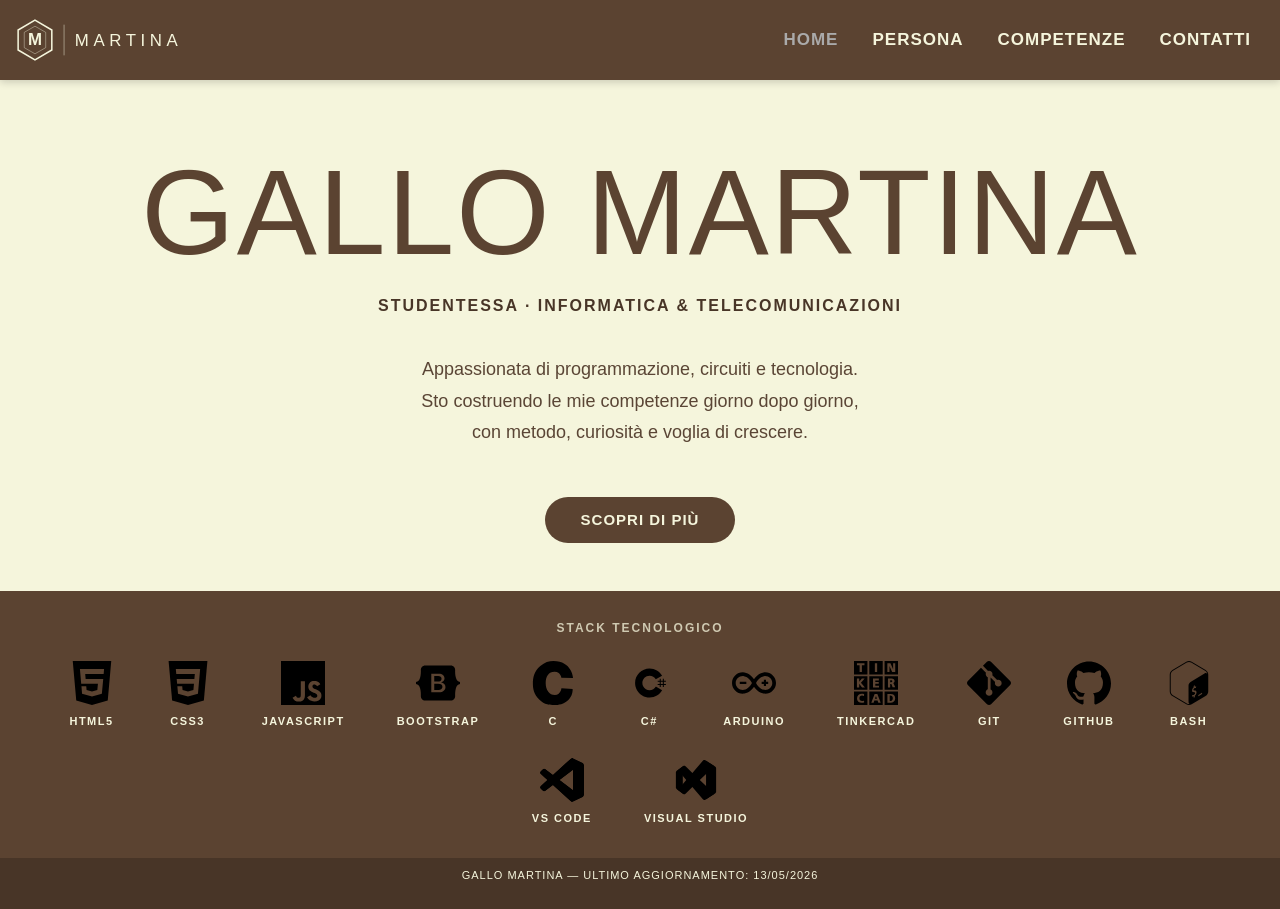
<file: index.html>
<!DOCTYPE html>
<html lang="it">
<head>
<meta charset="UTF-8">
<meta name="viewport" content="width=device-width, initial-scale=1.0">
<title>Gallo Martina</title>
<meta name="description" content="Portfolio di Gallo Martina, studentessa Informatica e Telecomunicazioni al Vallauri">
<link rel="stylesheet" href="https://cdn.jsdelivr.net/npm/bootstrap@5.3.0/dist/css/bootstrap.min.css">
    <link rel="stylesheet" href="index.css">
</head>
<body>
<nav class="navbar navbar-expand-lg">
  <div class="container-fluid">
        <a class="navbar-brand" href="index.html"><img src="immagini/logo-martina-beige.svg" alt="Martina"></a>
    <button class="navbar-toggler" type="button" data-bs-toggle="collapse" data-bs-target="#main-navigation" aria-label="Apri menu">
      <img src="immagini/nohamburger.svg" alt="">
    </button>
        <div class="collapse navbar-collapse" id="main-navigation">
            <ul class="navbar-nav ms-auto">
              <li class="nav-item"><a class="nav-link active" href="index.html">Home</a></li>
                <li class="nav-item"><a class="nav-link" href="biografia.html">Persona</a></li>
              <li class="nav-item"><a class="nav-link" href="competenze.html">Competenze</a></li>
                <li class="nav-item"><a class="nav-link" href="contatti.html">Contatti</a></li>
            </ul>
        </div>
  </div>
</nav>

    <div id="hero">
        <h1 id="hero-nome">GALLO MARTINA</h1>
      <p id="hero-tagline">Studentessa · Informatica & Telecomunicazioni</p>
        <p id="hero-desc">Appassionata di programmazione, circuiti e tecnologia.<br>
        Sto costruendo le mie competenze giorno dopo giorno,<br>
            con metodo, curiosità e voglia di crescere.</p>
        <a href="biografia.html" class="btn-hero">Scopri di più</a>
    </div>

<section id="tech-bar">
    <p id="tech-label">Stack tecnologico</p>
  <div class="tech-track">
        <div class="tech-item"><img src="immagini/html5.svg" alt="HTML5"><span>HTML5</span></div>
      <div class="tech-item"><img src="immagini/CSS3.svg" alt="CSS3"><span>CSS3</span></div>
        <div class="tech-item"><img src="immagini/javascript.svg" alt="JavaScript"><span>JavaScript</span></div>
        <div class="tech-item"><img src="immagini/bootstrap.svg" alt="Bootstrap"><span>Bootstrap</span></div>
      <div class="tech-item"><img src="immagini/c.svg" alt="C"><span>C</span></div>
        <div class="tech-item"><img src="immagini/c_.svg" alt="C#" onerror="this.src='immagini/c-sharp.svg'"><span>C#</span></div>
      <div class="tech-item"><img src="immagini/arduino.svg" alt="Arduino"><span>Arduino</span></div>
        <div class="tech-item"><img src="immagini/tinkercad.svg" alt="Tinkercad"><span>Tinkercad</span></div>
      <div class="tech-item"><img src="immagini/git.svg" alt="Git"><span>Git</span></div>
        <div class="tech-item"><img src="immagini/github.svg" alt="GitHub"><span>GitHub</span></div>
        <div class="tech-item"><img src="immagini/gnubash.svg" alt="Bash"><span>Bash</span></div>
      <div class="tech-item"><img src="immagini/vscode.svg" alt="VS Code"><span>VS Code</span></div>
        <div class="tech-item"><img src="immagini/vs2022.svg" alt="Visual Studio"><span>Visual Studio</span></div>
  </div>
</section>

<button id="scroll-top" aria-label="Torna in cima"><img src="immagini/freccia-su.svg" alt=""></button>

<footer id="footer">
  <p>Gallo Martina — Ultimo aggiornamento: 13/05/2026</p>
</footer>

<script src="https://cdn.jsdelivr.net/npm/bootstrap@5.3.0/dist/js/bootstrap.bundle.min.js"></script>
<script>
const btn = document.getElementById('scroll-top');
window.addEventListener('scroll', () => btn.classList.toggle('visible', window.scrollY > 100));
btn.addEventListener('click', () => window.scrollTo({ top: 0, behavior: 'smooth' }));
</script>
</body>
</html>
</file>
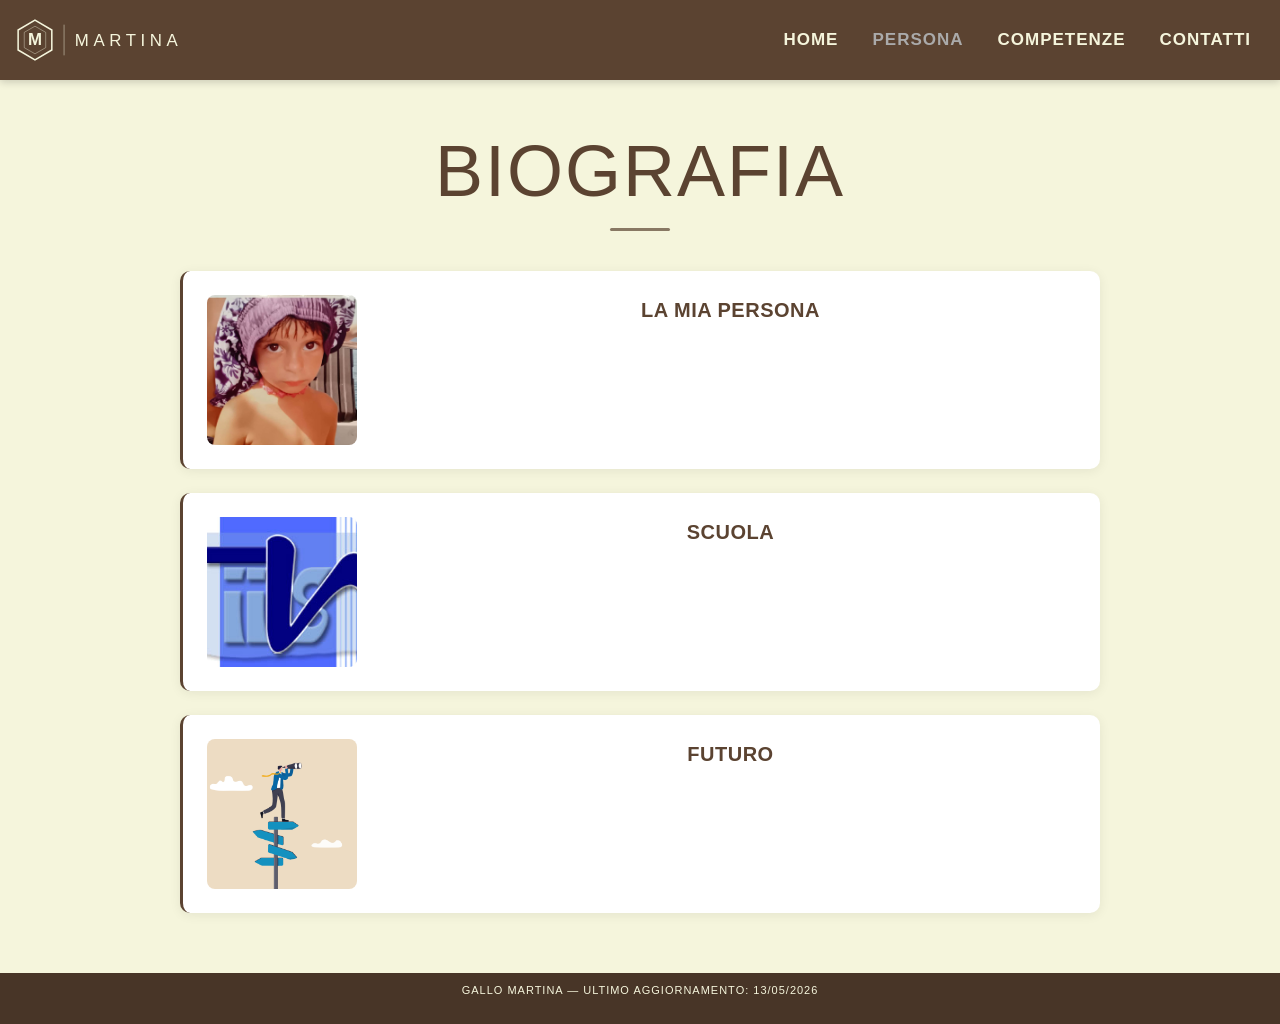
<file: biografia.html>
<!DOCTYPE html>
<html lang="it">
<head>
<meta charset="UTF-8">
    <meta name="viewport" content="width=device-width, initial-scale=1.0">
<title>Gallo Martina – Persona</title>
<link rel="stylesheet" href="https://cdn.jsdelivr.net/npm/bootstrap@5.3.0/dist/css/bootstrap.min.css">
    <link rel="stylesheet" href="index.css">
</head>
<body>
<nav class="navbar navbar-expand-lg">
  <div class="container-fluid">
      <a class="navbar-brand" href="index.html"><img src="immagini/logo-martina-beige.svg" alt="Martina"></a>
        <button class="navbar-toggler" type="button" data-bs-toggle="collapse" data-bs-target="#main-navigation" aria-label="Apri menu">
          <img src="immagini/nohamburger.svg" alt="">
        </button>
    <div class="collapse navbar-collapse" id="main-navigation">
          <ul class="navbar-nav ms-auto">
            <li class="nav-item"><a class="nav-link" href="index.html">Home</a></li>
              <li class="nav-item"><a class="nav-link active" href="biografia.html">Persona</a></li>
            <li class="nav-item"><a class="nav-link" href="competenze.html">Competenze</a></li>
              <li class="nav-item"><a class="nav-link" href="contatti.html">Contatti</a></li>
          </ul>
    </div>
  </div>
</nav>

<section id="biografia">
    <h2 class="page-title">BIOGRAFIA</h2>
        <hr class="divisore">

  <ul id="menu-biografia">

      <li id="me">
        <a href="#me" class="img-link"><img src="immagini/piccolame.jpg" alt="Martina Gallo"></a>
            <div class="info">
              <a href="#me" class="sottotitolo">La mia persona</a>
          <div class="contenuto">
            <p>Mi chiamo Martina Gallo e ritengo di essere una persona affidabile, responsabile e
                predisposta al lavoro di gruppo. Sono aperta alla comunicazione e all'organizzazione e mi
              impegno a riconoscere le diverse situazioni, adattando di conseguenza il mio comportamento e
                il mio lessico, per collaborare efficacemente e creare un ambiente armonioso e produttivo.
            Nonostante la mia giovane età, sono animata da una forte voglia di fare, apprendere,
              crescere e migliorarmi costantemente. Ho maturato esperienze lavorative, come la raccolta
                della frutta, che mi hanno insegnato il valore della disciplina, della costanza e del
              denaro, rafforzando in me il senso di responsabilità e di impegno.</p>
                <p>Nel tempo libero coltivo la passione per gli anime, tra i miei titoli preferiti ci sono
              <a href="https://it.wikipedia.org/wiki/Attack_on_Titan" target="_blank" rel="noopener" class="link-anime">Attack on Titan</a>,
                <a href="https://it.wikipedia.org/wiki/Violet_Evergarden" target="_blank" rel="noopener" class="link-anime">Violet Evergarden</a> e
              <a href="https://it.wikipedia.org/wiki/Hunter_x_Hunter" target="_blank" rel="noopener" class="link-anime">Hunter x Hunter</a>.
            Negli ultimi tempi ho riscoperto il piacere della lettura, in particolare di testi di
              psicologia e filosofia, che mi permettono di esplorare la mente, suscitando emozioni
                profonde e stimolando riflessioni complesse, contribuendo alla mia crescita personale e
              alla mia visione del mondo.</p>
          </div>
            </div>
      </li>

        <li id="scuola">
          <a href="#scuola" class="img-link"><img src="immagini/vallauri.jpg" alt="Istituto Vallauri"></a>
            <div class="info">
              <a href="#scuola" class="sottotitolo">Scuola</a>
          <div class="contenuto">
              <p>Frequento il terzo anno dell'
                <a href="http://www.vallauri.edu/public/ita/pagina.asp" target="_blank" rel="noopener" id="link-vallauri">Istituto di Istruzione Superiore Giancarlo Vallauri</a>,
              settore Informatica e Telecomunicazioni, acquisendo competenze tecniche e metodologiche
                fondamentali. Tra le mie passioni rientra l'informatica, ambito nel quale amo comprendere
              e sperimentare, poiché mi permette di approfondire le mie conoscenze, scoprire nuove
                possibilità e, in qualche modo, conoscere meglio me stessa. È un'attività che mi coinvolge
              profondamente, richiede concentrazione e precisione e mi consente di distogliere la mente
                dalle distrazioni del mondo esterno.</p>
          </div>
            </div>
        </li>

      <li id="futuro">
          <a href="#futuro" class="img-link"><img src="immagini/fururo.png" alt="Futuro"></a>
        <div class="info">
            <a href="#futuro" class="sottotitolo">Futuro</a>
          <div class="contenuto">
              <p>Guardo al futuro con determinazione e curiosità. Il mio obiettivo è continuare a formarmi,
            ampliare i miei orizzonti e trasformare la passione per l'informatica in una professione
              concreta e appagante. Desidero mettermi alla prova, affrontare nuove sfide e contribuire a
            progetti innovativi, migliorando costantemente le mie competenze tecniche e personali.
              Credo che l'impegno, la volontà di apprendere e la capacità di adattarsi siano elementi
            fondamentali per costruire il mio percorso professionale e raggiungere il lavoro dei miei
              sogni.</p>
          </div>
        </div>
      </li>

  </ul>
</section>

<button id="scroll-top" aria-label="Torna in cima"><img src="immagini/freccia-su.svg" alt=""></button>

<footer id="footer">
    <p>Gallo Martina — Ultimo aggiornamento: 13/05/2026</p>
</footer>

<script src="https://cdn.jsdelivr.net/npm/bootstrap@5.3.0/dist/js/bootstrap.bundle.min.js"></script>
<script>
const btn = document.getElementById('scroll-top');
window.addEventListener('scroll', () => btn.classList.toggle('visible', window.scrollY > 100));
btn.addEventListener('click', () => window.scrollTo({ top: 0, behavior: 'smooth' }));
</script>
</body>
</html>
</file>
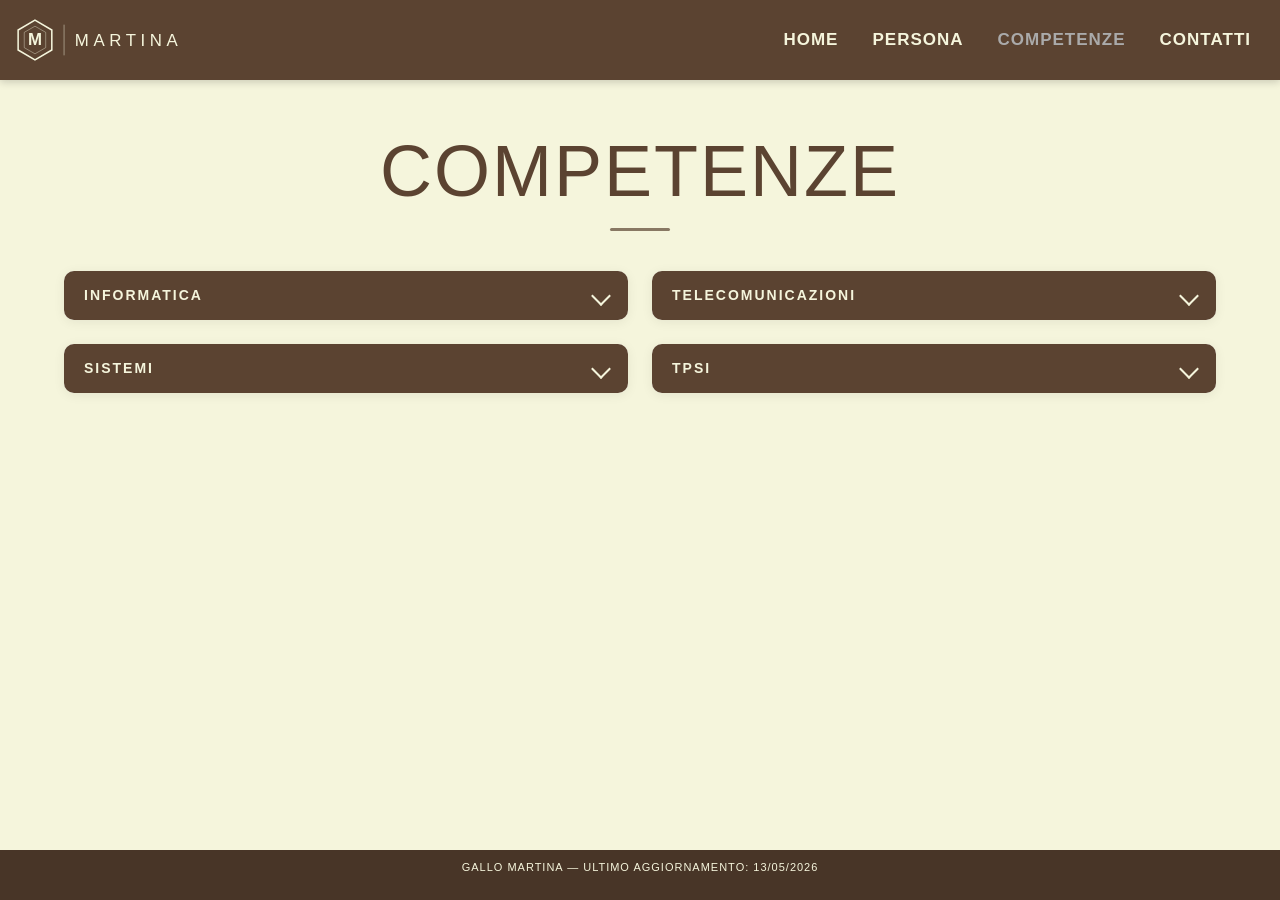
<file: competenze.html>
<!DOCTYPE html>
<html lang="it">
<head>
<meta charset="UTF-8">
    <meta name="viewport" content="width=device-width, initial-scale=1.0">
<title>Gallo Martina – Competenze</title>
    <link rel="stylesheet" href="https://cdn.jsdelivr.net/npm/bootstrap@5.3.0/dist/css/bootstrap.min.css">
<link rel="stylesheet" href="index.css">
</head>
<body>
<nav class="navbar navbar-expand-lg">
  <div class="container-fluid">
      <a class="navbar-brand" href="index.html"><img src="immagini/logo-martina-beige.svg" alt="Martina"></a>
    <button class="navbar-toggler" type="button" data-bs-toggle="collapse" data-bs-target="#main-navigation" aria-label="Apri menu">
        <img src="immagini/nohamburger.svg" alt="">
    </button>
      <div class="collapse navbar-collapse" id="main-navigation">
          <ul class="navbar-nav ms-auto">
            <li class="nav-item"><a class="nav-link" href="index.html">Home</a></li>
              <li class="nav-item"><a class="nav-link" href="biografia.html">Persona</a></li>
            <li class="nav-item"><a class="nav-link active" href="competenze.html">Competenze</a></li>
              <li class="nav-item"><a class="nav-link" href="contatti.html">Contatti</a></li>
          </ul>
      </div>
  </div>
</nav>

<section id="competenze">
    <h2 class="page-title">COMPETENZE</h2>
      <hr class="divisore">

  <div class="competenze-grid">

      <div class="materia-card">
        <div class="materia-header">
            <h3>Informatica</h3>
          <div class="materia-arrow"></div>
        </div>
            <div class="materia-body">
              <div class="macro-item">
                  <div class="macro-header">
                    <span>Basi del C#</span>
                      <div class="macro-arrow"></div>
                  </div>
                <div class="macro-body"><ul>
                    <li>Algoritmi e strutture di controllo, variabili e operatori</li>
                      <li>Funzioni, scope delle variabili e passaggio dei parametri</li>
                    <li>Classi base .NET: Math, Convert, Random, String</li>
                </ul></div>
              </div>
                <div class="macro-item">
                  <div class="macro-header">
                      <span>Strutture dati</span>
                    <div class="macro-arrow"></div>
                  </div>
                    <div class="macro-body"><ul>
                      <li>Vettori, matrici, stringhe, record e array di record</li>
                        <li>Algoritmi di ricerca, ordinamento e fusione</li>
                    </ul></div>
                </div>
              <div class="macro-item">
                  <div class="macro-header">
                    <span>Programmazione visuale</span>
                      <div class="macro-arrow"></div>
                  </div>
                <div class="macro-body"><ul>
                    <li>Windows Forms: controlli, eventi, mouse, tastiera e form modali</li>
                      <li>Creazione dinamica dei controlli, Shapes e applicazioni multi-form</li>
                    <li>Progetti: MasterMind, Memory, Forza4, Campo Minato</li>
                </ul></div>
              </div>
                <div class="macro-item">
                  <div class="macro-header">
                      <span>Strumenti e file</span>
                    <div class="macro-arrow"></div>
                  </div>
                    <div class="macro-body"><ul>
                      <li>Ciclo di vita, debugging, documentazione e traduttori</li>
                        <li>File di testo (StreamReader/StreamWriter) e collection: classe List</li>
                    </ul></div>
                </div>
            </div>
      </div>

        <div class="materia-card">
          <div class="materia-header">
              <h3>Telecomunicazioni</h3>
            <div class="materia-arrow"></div>
          </div>
              <div class="materia-body">
                <div class="macro-item">
                    <div class="macro-header">
                      <span>Circuiti combinatori e sequenziali</span>
                        <div class="macro-arrow"></div>
                    </div>
                  <div class="macro-body"><ul>
                      <li>Sistemi numerici: binario, esadecimale, complemento a 2</li>
                        <li>Porte logiche, algebra booleana, teoremi di De Morgan</li>
                      <li>Minimizzazione con mappe di Karnaugh</li>
                        <li>Decoder, Encoder</li>
                      <li>Flip-flop D/T/JK, registri e contatori</li>
                        <li>Progetto e realizzazione su LabVIEW di un convertitore da esadecimale a 7 segmenti</li>
                  </ul></div>
                </div>
                  <div class="macro-item">
                    <div class="macro-header">
                        <span>Trasmissione dati e Arduino</span>
                      <div class="macro-arrow"></div>
                    </div>
                      <div class="macro-body"><ul>
                        <li>Trasmissione parallela/seriale e sincrona/asincrona</li>
                          <li>Uso bit di parità e automi</li>
                        <li>Maschere bit a bit per l'estrazione dei bit</li>
                          <li>Implementazione su Arduino con millis() e multitasking cooperativo</li>
                        <li>Visualizzazione su oscilloscopio della trama</li>
                      </ul></div>
                  </div>
              </div>
        </div>

      <div class="materia-card">
        <div class="materia-header">
            <h3>Sistemi</h3>
          <div class="materia-arrow"></div>
        </div>
            <div class="materia-body">
              <div class="macro-item">
                  <div class="macro-header">
                    <span>Architettura dei calcolatori</span>
                      <div class="macro-arrow"></div>
                  </div>
                <div class="macro-body"><ul>
                    <li>Modello Von Neumann: CPU, ALU, registri, clock, pipeline e architetture CISC/RISC</li>
                      <li>Memoria: RAM/DDR, cache L1-L3, indirizzamento fisico/relativo e bus Data/Address/Control</li>
                    <li>Motherboard: bus ISA/PCI/PCIe/USB, schede video/audio e porte seriale/Ethernet/HDMI</li>
                </ul></div>
              </div>
                <div class="macro-item">
                  <div class="macro-header">
                      <span>Memorie di massa e file system</span>
                    <div class="macro-arrow"></div>
                  </div>
                    <div class="macro-body"><ul>
                      <li>Disco magnetico: tracce, settori, CHS/LBA, algoritmi di scheduling e RAID</li>
                        <li>SSD, interfacce SATA/NVMe e partizionamento MBR/GPT</li>
                      <li>File system: FAT32, NTFS, EXT4 e I/O polling/interrupt/DMA</li>
                    </ul></div>
                </div>
              <div class="macro-item">
                  <div class="macro-header">
                    <span>Linguaggio ANSI C</span>
                      <div class="macro-arrow"></div>
                  </div>
                <div class="macro-body"><ul>
                    <li>Funzioni, vettori, stringhe e struct</li>
                      <li>Lettura e scrittura su file di testo</li>
                    <li>Aritmetica dei puntatori</li>
                </ul></div>
              </div>
            </div>
      </div>

        <div class="materia-card">
          <div class="materia-header">
              <h3>TPSI</h3>
            <div class="materia-arrow"></div>
          </div>
              <div class="materia-body">
                <div class="macro-item">
                    <div class="macro-header">
                      <span>HTML5 e CSS3</span>
                        <div class="macro-arrow"></div>
                    </div>
                  <div class="macro-body"><ul>
                      <li>Struttura semantica: header, section, nav, footer, article</li>
                        <li>Form, media, iframe, meta tag e accessibilità</li>
                      <li>Selettori, pseudoclassi, Flexbox, Grid e media query</li>
                        <li>Animazioni, transizioni, trasformazioni 2D/3D</li>
                      <li>CSS Custom Properties e responsive design</li>
                  </ul></div>
                </div>
                  <div class="macro-item">
                    <div class="macro-header">
                        <span>JavaScript</span>
                      <div class="macro-arrow"></div>
                    </div>
                      <div class="macro-body"><ul>
                        <li>Manipolazione del DOM: querySelector, innerHTML, classList</li>
                          <li>Gestione eventi: tastiera, mouse, onload</li>
                        <li>Array, stringhe, data-attributes, setInterval/setTimeout</li>
                          <li>Creazione dinamica di elementi</li>
                        <li>Progetti: Memory, Forza 4, MasterMind, Gioco del 15</li>
                      </ul></div>
                  </div>
                <div class="macro-item">
                    <div class="macro-header">
                      <span>Bootstrap 5</span>
                        <div class="macro-arrow"></div>
                    </div>
                  <div class="macro-body"><ul>
                      <li>Grid system, breakpoint responsive (xs → xxl)</li>
                        <li>Componenti: navbar, card, modal, carousel, accordion</li>
                      <li>Form, bottoni, tabelle, alert e sistema colori</li>
                        <li>Project work: sito di autopresentazione responsivo</li>
                  </ul></div>
                </div>
              </div>
        </div>

  </div>
</section>

<button id="scroll-top" aria-label="Torna in cima"><img src="immagini/freccia-su.svg" alt=""></button>

<footer id="footer">
    <p>Gallo Martina — Ultimo aggiornamento: 13/05/2026</p>
</footer>

<script src="https://cdn.jsdelivr.net/npm/bootstrap@5.3.0/dist/js/bootstrap.bundle.min.js"></script>
<script>
document.querySelectorAll('.materia-header, .macro-header').forEach(h =>
    h.addEventListener('click', () => h.parentElement.classList.toggle('open'))
);
const btn = document.getElementById('scroll-top');
window.addEventListener('scroll', () => btn.classList.toggle('visible', window.scrollY > 100));
btn.addEventListener('click', () => window.scrollTo({ top: 0, behavior: 'smooth' }));
</script>
</body>
</html>
</file>
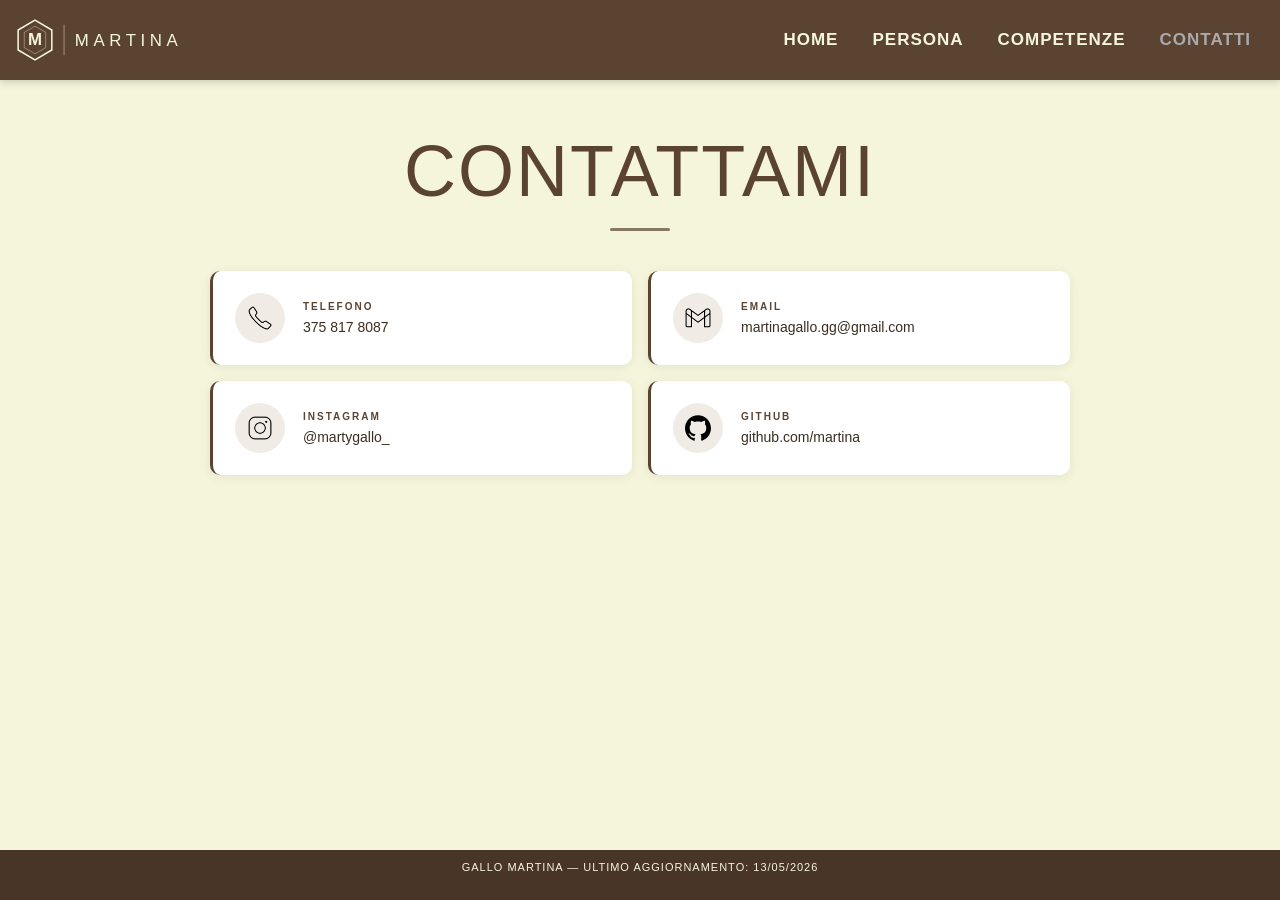
<file: contatti.html>
<!DOCTYPE html>
<html lang="it">
<head>
    <meta charset="UTF-8">
<meta name="viewport" content="width=device-width, initial-scale=1.0">
    <title>Gallo Martina – Contatti</title>
<link rel="stylesheet" href="https://cdn.jsdelivr.net/npm/bootstrap@5.3.0/dist/css/bootstrap.min.css">
    <link rel="stylesheet" href="index.css">
</head>
<body>
<nav class="navbar navbar-expand-lg">
    <div class="container-fluid">
      <a class="navbar-brand" href="index.html"><img src="immagini/logo-martina-beige.svg" alt="Martina"></a>
        <button class="navbar-toggler" type="button" data-bs-toggle="collapse" data-bs-target="#main-navigation" aria-label="Apri menu">
          <img src="immagini/nohamburger.svg" alt="">
        </button>
      <div class="collapse navbar-collapse" id="main-navigation">
            <ul class="navbar-nav ms-auto">
              <li class="nav-item"><a class="nav-link" href="index.html">Home</a></li>
                <li class="nav-item"><a class="nav-link" href="biografia.html">Persona</a></li>
              <li class="nav-item"><a class="nav-link" href="competenze.html">Competenze</a></li>
                <li class="nav-item"><a class="nav-link active" href="contatti.html">Contatti</a></li>
            </ul>
      </div>
    </div>
</nav>

<section id="contatti-section">
      <h2 class="page-title">CONTATTAMI</h2>
    <hr class="divisore">

    <div class="contatti-wrapper">
        <div class="contatti-grid">

          <a class="contatto-card" href="tel:3758178087">
              <div class="contatto-icon"><img src="immagini/telefono_icona.png" alt="Telefono"></div>
            <div class="contatto-info">
                <div class="label">Telefono</div>
              <div class="value">375 817 8087</div>
            </div>
          </a>

            <a class="contatto-card" href="mailto:martinagallo.gg@gmail.com">
              <div class="contatto-icon"><img src="immagini/mail_icona.png" alt="Email"></div>
                <div class="contatto-info">
                  <div class="label">Email</div>
                    <div class="value">martinagallo.gg@gmail.com</div>
                </div>
            </a>

          <a class="contatto-card" href="https://www.instagram.com/martygallo_/" target="_blank" rel="noopener">
              <div class="contatto-icon"><img src="immagini/instagram_icona.png" alt="Instagram"></div>
            <div class="contatto-info">
                <div class="label">Instagram</div>
              <div class="value">@martygallo_</div>
            </div>
          </a>

            <a class="contatto-card" href="https://github.com/" target="_blank" rel="noopener">
              <div class="contatto-icon"><img src="immagini/github.svg" alt="GitHub"></div>
                <div class="contatto-info">
                  <div class="label">GitHub</div>
                    <div class="value">github.com/martina</div>
                </div>
            </a>

        </div>
    </div>
</section>

<button id="scroll-top" aria-label="Torna in cima"><img src="immagini/freccia-su.svg" alt=""></button>

<footer id="footer">
    <p>Gallo Martina — Ultimo aggiornamento: 13/05/2026</p>
</footer>

<script src="https://cdn.jsdelivr.net/npm/bootstrap@5.3.0/dist/js/bootstrap.bundle.min.js"></script>
<script>
const btn = document.getElementById('scroll-top');
window.addEventListener('scroll', () => btn.classList.toggle('visible', window.scrollY > 100));
btn.addEventListener('click', () => window.scrollTo({ top: 0, behavior: 'smooth' }));
</script>
</body>
</html>
</file>
<file: index.css>
* {
    margin: 0;
    padding: 0;
    box-sizing: border-box;
}

html, body {
    font-family: "Trebuchet MS", Helvetica, sans-serif;
    font-size: 16px;
    background: #F5F5DC;
    overflow-x: hidden;
}

body {
    padding-top: 80px;
    min-height: 100vh;
    display: flex;
    flex-direction: column;
}

ul { list-style: none; padding-left: 0; }

a { text-decoration: none; }


.navbar {
    background: #5B4331;
    position: fixed;
    top: 0; left: 0; right: 0;
    z-index: 1050;
    box-shadow: 0 2px 8px rgba(0,0,0,0.18);
    padding: 12px 0;
}

.navbar-brand img { max-height: 46px; }

.navbar-toggler {
    background: none !important;
    border: none !important;
    box-shadow: none !important;
}
.navbar-toggler-icon { display: none !important; }
.navbar-toggler img { width: 30px; height: 30px; }

.nav-link {
    color: #F5F5DC !important;
    font-size: 17px;
    font-weight: 600;
    letter-spacing: 1px;
    text-transform: uppercase;
    padding: 8px 17px !important;
    transition: color 0.2s;
}
.nav-link:hover, .nav-link.active { color: #aaa !important; }

@media (max-width: 991px) {
    .navbar-collapse.show,
    .navbar-collapse.collapsing {
        border-top: 1px solid rgba(245,245,220,0.3);
        margin-top: 8px;
    }
    .nav-link { border-bottom: 1px solid rgba(245,245,220,0.15); }
    .navbar-nav .nav-item:last-child .nav-link { border-bottom: none; }
    .nav-link:hover, .nav-link.active {
        background-color: rgba(245,245,220,0.12) !important;
        color: #F5F5DC !important;
    }
}


.page-title {
    text-align: center;
    font-family: Impact, "Arial Narrow Bold", sans-serif;
    font-size: clamp(36px, 7vw, 72px);
    color: #5B4331;
    margin-top: 48px;
    font-weight: 400;
    letter-spacing: 2px;
}

.divisore {
    border: none;
    height: 3px;
    background: #5B4331;
    border-radius: 2px;
    margin: 14px auto 40px;
    width: 60px;
    opacity: 0.7;
}


#scroll-top {
    position: fixed;
    bottom: 24px; right: 24px;
    width: 44px; height: 44px;
    background: #5B4331;
    border: none;
    border-radius: 50%;
    display: flex;
    align-items: center;
    justify-content: center;
    cursor: pointer;
    box-shadow: 0 4px 14px rgba(0,0,0,0.22);
    z-index: 1060;
    opacity: 0;
    transform: translateY(16px);
    pointer-events: none;
    transition: opacity 0.3s, transform 0.3s, background-color 0.2s;
}
#scroll-top.visible { opacity: 1; transform: translateY(0); pointer-events: auto; }
#scroll-top:hover { background: #483527 ; }
#scroll-top img { width: 20px; height: 20px; }


#footer {
    text-align: center;
    background: #483527 ;
    color: #F5F5DC;
    font-size: 11px;
    letter-spacing: 1px;
    text-transform: uppercase;
    padding: 9px 20px;
    margin-top: auto;
}

#hero {
    display: flex;
    flex-direction: column;
    align-items: center;
    justify-content: center;
    padding: 72px 24px 48px;
    text-align: center;
}

#hero-nome {
    font-family: Impact, "Arial Narrow Bold", sans-serif;
    font-size: clamp(48px, 11vw, 120px);
    color: #5B4331;
    font-weight: 400;
    line-height: 1;
    letter-spacing: 2px;
}

#hero-tagline {
    font-size: clamp(13px, 1.6vw, 16px);
    color: #483527 ;
    margin-top: 14px;
    font-weight: 600;
    letter-spacing: 2px;
    text-transform: uppercase;
}

#hero-desc {
    max-width: 560px;
    font-size: clamp(15px, 1.6vw, 18px);
    color: #5a4535;
    margin-top: 20px;
    line-height: 1.75;
}

.btn-hero {
    background: #5B4331;
    color: #F5F5DC;
    border-radius: 50px;
    font-size: 15px;
    font-weight: 700;
    letter-spacing: 1px;
    text-transform: uppercase;
    padding: 12px 36px;
    display: inline-block;
    margin-top: 32px;
    transition: background 0.25s, transform 0.2s;
}
.btn-hero:hover {
    background: #483527 ;
    color: #F5F5DC;
    transform: translateY(-2px);
}


#tech-bar {
    background: #5B4331;
    padding: 28px 40px 32px;
}

#tech-label {
    text-align: center;
    font-size: 12px;
    font-weight: 700;
    letter-spacing: 2px;
    text-transform: uppercase;
    color: rgba(245,245,220,0.75);
    margin-bottom: 24px;
}

.tech-track {
    display: flex;
    flex-wrap: wrap;
    justify-content: center;
    gap: 28px 52px;
}

@media (max-width: 991px) {
    .tech-track { gap: 20px 32px; }
}

@media (max-width: 600px) {
    .tech-track { gap: 16px 20px; }
    .tech-item img { width: 36px; height: 36px; }
    .tech-item span { font-size: 10px; }
    #tech-bar { padding: 20px 20px 24px; }
}

.tech-item {
    display: flex;
    flex-direction: column;
    align-items: center;
    gap: 8px;
}
.tech-item img { width: 44px; height: 44px; object-fit: contain; }
.tech-item span {
    font-size: 11px;
    font-weight: 700;
    letter-spacing: 1.5px;
    text-transform: uppercase;
    color: #F5F5DC;
}

#menu-biografia {
    display: flex;
    flex-direction: column;
    gap: 24px;
    margin: 0 auto 60px;
    width: 78%;
    max-width: 920px;
}

#menu-biografia li {
    display: flex;
    align-items: flex-start;
    gap: 28px;
    background: #fff;
    border-radius: 10px;
    padding: 24px;
    box-shadow: 0 2px 12px rgba(0,0,0,0.07);
    border-left: 3px solid #5B4331;
}

#menu-biografia .img-link {
    flex-shrink: 0;
    transition: transform 0.3s;
}
#menu-biografia img {
    width: 150px; height: 150px;
    object-fit: cover;
    border-radius: 8px;
    display: block;
}
#menu-biografia li:hover .img-link { transform: scale(1.04); }

.info { display: flex; flex-direction: column; flex: 1; }

.sottotitolo {
    display: block;
    font-size: 20px;
    font-weight: 700;
    color: #5B4331;
    margin-bottom: 12px;
    text-align: center;
    letter-spacing: 0.5px;
    text-transform: uppercase;
}
.sottotitolo:hover { text-decoration: underline; }

.contenuto { display: none; text-align: justify; }
.contenuto p {
    font-size: 15px;
    line-height: 1.8;
    margin-bottom: 10px;
    color: #4a3b2c;
}
#menu-biografia li:target .contenuto { display: block; }
#menu-biografia li:target .sottotitolo { text-align: left; }

.link-anime, #link-vallauri { color: #5B4331; }
.link-anime:hover, #link-vallauri:hover { text-decoration: underline; }

@media (max-width: 600px) {
    #menu-biografia { width: 94%; gap: 16px; }
    #menu-biografia li { flex-direction: column; align-items: center; gap: 16px; padding: 16px; }
    #menu-biografia img { width: 120px; height: 120px; }
    .contenuto { display: block; }
    .sottotitolo { font-size: 17px; }
}


.competenze-grid {
    display: grid;
    grid-template-columns: repeat(2, 1fr);
    gap: 24px;
    width: 90%;
    max-width: 1300px;
    margin: 0 auto 60px;
}

.materia-card {
    background: #fff;
    border-radius: 10px;
    box-shadow: 0 2px 12px rgba(0,0,0,0.07);
    overflow: hidden;
}

.materia-header {
    display: flex;
    align-items: center;
    justify-content: space-between;
    padding: 16px 20px;
    background: #5B4331;
    cursor: pointer;
    user-select: none;
}

.materia-header h3 {
    font-size: 14px;
    font-weight: 700;
    letter-spacing: 2px;
    text-transform: uppercase;
    color: #F5F5DC;
    margin: 0;
}

.materia-arrow {
    width: 14px; height: 14px;
    border-right: 2px solid #F5F5DC;
    border-bottom: 2px solid #F5F5DC;
    transform: rotate(45deg);
    transition: transform 0.25s;
    flex-shrink: 0;
    margin-left: 12px;
}
.materia-card.open .materia-arrow { transform: rotate(-135deg); }

.materia-body { display: none; }
.materia-card.open .materia-body { display: block; }

.macro-item { border-bottom: 1px solid #f0ebe4; }
.macro-item:last-child { border-bottom: none; }

.macro-header {
    display: flex;
    align-items: center;
    justify-content: space-between;
    padding: 12px 20px;
    cursor: pointer;
    user-select: none;
    transition: background 0.2s;
}
.macro-header:hover { background: #faf7f3; }

.macro-header span {
    font-size: 15px;
    font-weight: 600;
    color: #4b3b2a;
    line-height: 1.4;
    flex: 1;
}

.macro-arrow {
    width: 9px; height: 9px;
    border-right: 2px solid #5B4331;
    border-bottom: 2px solid #5B4331;
    transform: rotate(45deg);
    transition: transform 0.25s;
    flex-shrink: 0;
    margin-left: 12px;
}
.macro-item.open .macro-arrow { transform: rotate(-135deg); }

.macro-body { display: none; padding: 8px 20px 14px 34px; background: #fdfcfb; }
.macro-item.open .macro-body { display: block; }

.macro-body li {
    font-size: 15px;
    color: #5a4a38;
    line-height: 1.65;
    padding: 3px 0;
    border-bottom: 1px dotted #e8e0d6;
    list-style: disc;
    margin-left: 14px;
}
.macro-body li:last-child { border-bottom: none; }

@media (max-width: 900px) { .competenze-grid { grid-template-columns: 1fr; width: 94%; } }


.contatti-wrapper {
    width: 84%;
    max-width: 860px;
    margin: 0 auto 60px;
}

.contatti-grid {
    display: grid;
    grid-template-columns: repeat(2, 1fr);
    gap: 16px;
}

.contatto-card {
    display: flex;
    align-items: center;
    gap: 18px;
    padding: 22px;
    background: #fff;
    border-radius: 10px;
    box-shadow: 0 2px 12px rgba(0,0,0,0.07);
    border-left: 3px solid #5B4331;
    transition: box-shadow 0.2s, transform 0.2s;
    color: inherit;
}
.contatto-card:hover {
    box-shadow: 0 6px 24px rgba(0,0,0,0.12);
    transform: translateY(-2px);
}

.contatto-icon {
    width: 50px; height: 50px;
    border-radius: 50%;
    background: #f0ebe4;
    display: flex;
    align-items: center;
    justify-content: center;
    flex-shrink: 0;
}
.contatto-icon img { width: 26px; height: 26px; object-fit: contain; }

.contatto-info .label {
    font-size: 10px;
    font-weight: 700;
    letter-spacing: 2px;
    text-transform: uppercase;
    color: #5B4331;
    margin-bottom: 3px;
}
.contatto-info .value {
    font-size: 14px;
    color: #3a2e22;
    font-weight: 500;
}

@media (max-width: 700px) {
    .contatti-grid { grid-template-columns: 1fr; }
    .contatti-wrapper { width: 94%; }
}
</file>
